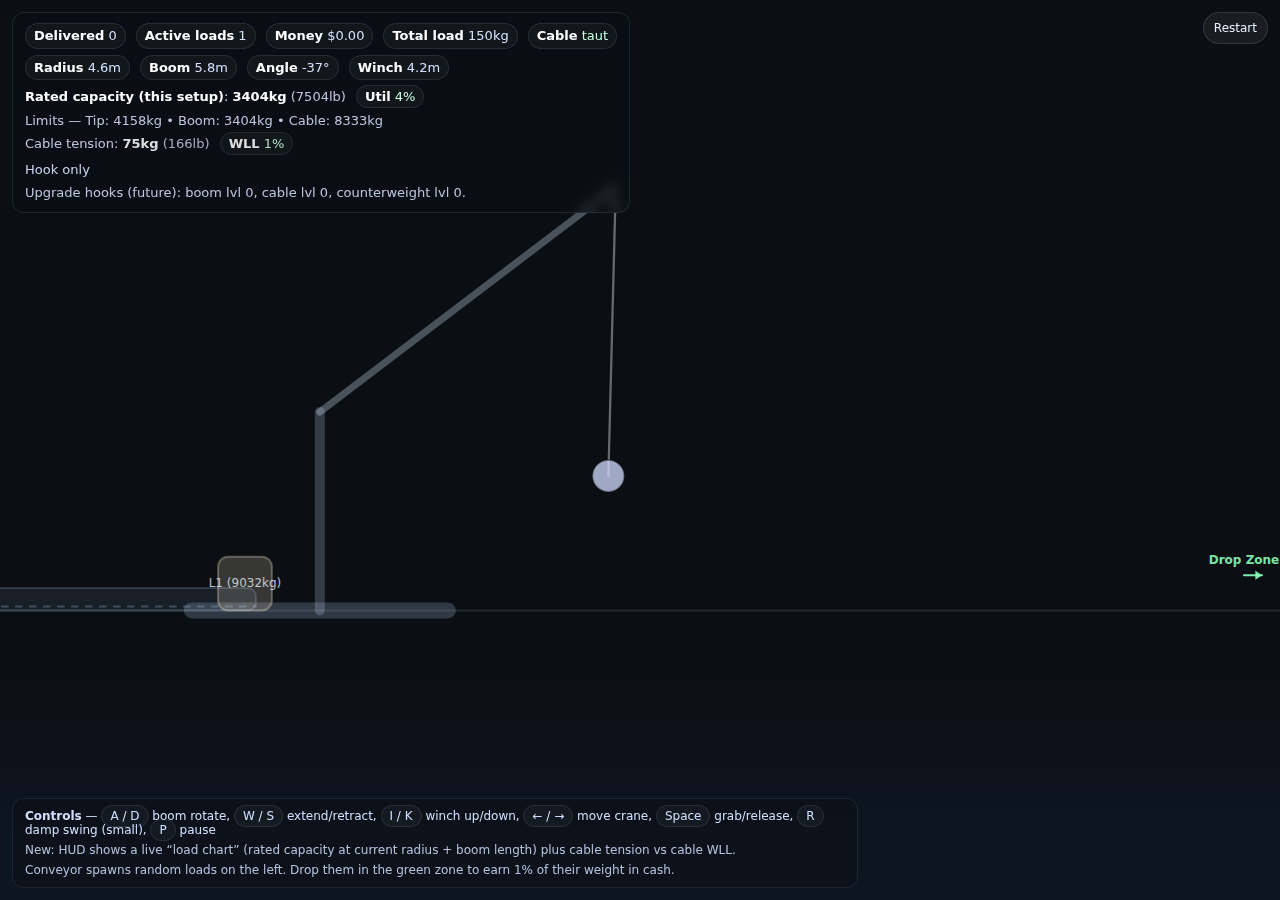
<file: crane.html>
<!doctype html>
<html lang="en">
<head>
  <meta charset="utf-8" />
  <meta name="viewport" content="width=device-width,initial-scale=1" />
  <title>Boom Crane Physics</title>
  <style>
    html, body { margin:0; height:100%; background:#0b0f14; overflow:hidden; font-family: system-ui, -apple-system, Segoe UI, Roboto, Arial, sans-serif; }
    canvas { display:block; width:100vw; height:100vh; }
    .hud {
      position: fixed; left: 12px; top: 12px; z-index: 10;
      color: #d7e2ff; font-size: 13px; line-height: 1.35;
      background: rgba(10, 14, 20, 0.55); border: 1px solid rgba(180,200,255,0.12);
      border-radius: 12px; padding: 10px 12px; backdrop-filter: blur(6px);
      max-width: min(620px, calc(100vw - 24px));
      user-select: none;
    }
    .hud b { color:#ffffff; }
    .row { display:flex; gap:10px; flex-wrap:wrap; }
    .pill {
      padding: 3px 8px; border-radius: 999px; border: 1px solid rgba(180,200,255,0.12);
      background: rgba(255,255,255,0.04);
    }
    .warn { color:#ffd0d0; }
    .ok { color:#c9ffdf; }
    .muted { opacity:.86; }
    .tip {
      position: fixed; left: 12px; bottom: 12px; z-index: 10;
      color: #cfe0ff; font-size: 12px;
      background: rgba(10, 14, 20, 0.45); border: 1px solid rgba(180,200,255,0.10);
      border-radius: 12px; padding: 10px 12px; backdrop-filter: blur(6px);
      user-select: none;
      max-width: min(820px, calc(100vw - 24px));
    }
    .btn {
      position: fixed; right: 12px; top: 12px; z-index: 10;
      color: #e9f0ff; font-size: 12px; cursor:pointer;
      background: rgba(255,255,255,0.06); border: 1px solid rgba(180,200,255,0.16);
      border-radius: 999px; padding: 8px 10px;
      user-select: none;
    }
  </style>
</head>
<body>
  <div class="hud" id="hud"></div>
  <div class="btn" id="restart">Restart</div>
  <div class="tip">
    <b>Controls</b> —
    <span class="pill">A / D</span> boom rotate,
    <span class="pill">W / S</span> extend/retract,
    <span class="pill">I / K</span> winch up/down,
    <span class="pill">← / →</span> move crane,
    <span class="pill">Space</span> grab/release,
    <span class="pill">R</span> damp swing (small),
    <span class="pill">P</span> pause
    <div style="opacity:.85;margin-top:6px">
      New: HUD shows a live “load chart” (rated capacity at current radius + boom length) plus cable tension vs cable WLL.
    </div>
    <div style="opacity:.85;margin-top:6px">
      Conveyor spawns random loads on the left. Drop them in the green zone to earn 1% of their weight in cash.
    </div>
  </div>

  <canvas id="c"></canvas>

<script>
(() => {
  // =========================
  // Boom Crane Physics Game (with "load chart" numbers)
  // =========================

  const canvas = document.getElementById('c');
  const ctx = canvas.getContext('2d', { alpha: false });

  function resize() {
    canvas.width = Math.floor(window.innerWidth * devicePixelRatio);
    canvas.height = Math.floor(window.innerHeight * devicePixelRatio);
  }
  window.addEventListener('resize', resize);
  resize();

  const clamp = (v, a, b) => Math.max(a, Math.min(b, v));
  const lerp = (a,b,t)=>a+(b-a)*t;

  // World-to-screen transform
  const view = {
    pxPerM: 64 * devicePixelRatio,
    camX: 0,
    camY: 0,
  };
  function w2s(x, y) {
    return {
      x: (x - view.camX) * view.pxPerM + canvas.width * 0.5,
      y: (y - view.camY) * view.pxPerM + canvas.height * 0.55,
    };
  }

  // ---------- Input ----------
  const keys = new Set();
  window.addEventListener('keydown', (e) => {
    if (["ArrowLeft","ArrowRight","ArrowUp","ArrowDown"," "].includes(e.key)) e.preventDefault();
    keys.add(e.key.toLowerCase());
    if (e.key.toLowerCase() === 'p') paused = !paused;
  });
  window.addEventListener('keyup', (e) => keys.delete(e.key.toLowerCase()));

  // ---------- Game State ----------
  const G = 9.81;
  const groundY = 3.8;
  const dtFixed = 1/120;
  let paused = false;

  // "Upgrade hooks" (future plans): these multipliers are where upgrades plug in.
  // You can later add a shop UI that increases these levels.
  const upgrades = {
    boomStrengthLevel: 0,   // increases boom structural WLL
    cableStrengthLevel: 0,  // increases cable WLL
    counterweightLevel: 0,  // increases tipping capacity
  };
  const upgradeMult = (lvl, step) => 1 + lvl * step;

  // Crane params (numbers are now in realistic-ish kg units for the chart)
  const crane = {
    x: -6.5,
    y: groundY,
    baseWidth: 4.0,        // m (support footprint width)
    mastH: 3.1,
    theta: -0.65,
    thetaVel: 0,
    L: 5.8,                // m
    LVel: 0,
    Lmin: 3.2,
    Lmax: 11.5,
    cable: 4.2,            // m
    cableVel: 0,
    cableMin: 0.9,
    cableMax: 12.0,
    slewRate: 1.25,        // rad/s
    telescopeRate: 3.0,    // m/s
    winchRate: 5.2,        // m/s
    driveRate: 4.5,        // m/s

    // Stability model:
    // counterweightKg is an "effective" counterweight mass used for tipping moment resistance.
    counterweightKg: 12000,   // kg (effective)
    tipAccum: 0,
    tipped: false,
    cableBroken: false,

    // Rope tuning
    ropeStiff: 7600,
    ropeDamp: 72,

    // Safety factors (rated capacity is derated vs the physical tip point)
    safetyTip: 1.25,       // typical chart derating vs theoretical tip
    safetyBoom: 1.15,      // structure factor
    safetyCable: 1.20,     // WLL factor

    // Base WLLs (before length-derating / upgrades)
    boomBaseWLLKgAtLmin: 9000,  // kg at Lmin, then derates with length
    cableWLLKg: 10000,          // kg WLL (working load limit)
  };

  // Hook + load point mass
  const load = {
    x: crane.x + 4,
    y: crane.y - crane.mastH + 5,
    vx: 0,
    vy: 0,
    r: 0.25,
    hookMassKg: 150,      // hook block + rigging
    massKg: 150,          // total mass (hook + carried)
    carryingId: null,
    tensionN: 0,
  };

  // Crates (now heavier)
  function makeCrate(id, x, y, massKg) {
    return {
      id, x, y, vx: 0, vy: 0,
      r: 0.42,
      massKg,
      picked: false,
      sleep: 0,
    };
  }
  let crates = [];
  let nextCrateId = 1;

  // Target truck bed zone
  const truck = {
    x: 14.5,
    y: groundY,
    bedW: 4.6,
    bedH: 0.55,
    bedTopY: groundY - 0.55,
    zoneX: 14.5,
    zoneW: 3.8,
  };

  const conveyor = {
    startX: -7.5,
    endX: -16.5,
    y: groundY,
    speed: -0.7,
    spawnMin: 2.2,
    spawnMax: 4.2,
    maxCrates: 7,
    boxW: 2.3,
    boxH: 0.9,
  };

  let deliveredCount = 0;
  let money = 0;
  let time = 0;
  let spawnTimer = 0;

  function reset() {
    crane.x = -6.5;
    crane.theta = -0.65;
    crane.thetaVel = 0;
    crane.L = 5.8;
    crane.LVel = 0;
    crane.cable = 4.2;
    crane.cableVel = 0;
    crane.tipAccum = 0;
    crane.tipped = false;
    crane.cableBroken = false;

    load.x = crane.x + 4;
    load.y = crane.y - crane.mastH + 5;
    load.vx = 0; load.vy = 0;
    load.carryingId = null;
    load.massKg = load.hookMassKg;
    load.tensionN = 0;

    crates = [];
    nextCrateId = 1;
    deliveredCount = 0;
    money = 0;
    time = 0;
    spawnTimer = 0.6;
  }
  reset();
  document.getElementById('restart').addEventListener('click', reset);

  // ---------- Geometry ----------
  function boomPivot() { return { x: crane.x, y: crane.y - crane.mastH }; }
  function boomTip() {
    const p = boomPivot();
    return { x: p.x + Math.cos(crane.theta) * crane.L, y: p.y + Math.sin(crane.theta) * crane.L };
  }
  function hookPos() {
    const t = boomTip();
    return { x: t.x, y: t.y + 0.25 };
  }

  // ---------- Rated capacities (the "load chart") ----------
  function radiusM() {
    // horizontal radius from crane centerline to hook
    return Math.max(0.35, Math.abs(hookPos().x - crane.x));
  }
  function tipCapacityKgAtRadius(r) {
    // Tip-limited capacity (derated)
    const cw = crane.counterweightKg * upgradeMult(upgrades.counterweightLevel, 0.18);
    const resistingNm = (cw * G) * (crane.baseWidth * 0.5);
    const theoreticalKg = resistingNm / (G * r);
    return theoreticalKg / crane.safetyTip;
  }
  function boomCapacityKgAtLength(L) {
    // Structural capacity that derates with boom length.
    // exponent controls how harsh the derating is.
    const expo = 1.40;
    const mult = upgradeMult(upgrades.boomStrengthLevel, 0.22);
    const base = crane.boomBaseWLLKgAtLmin * mult;
    const raw = base * Math.pow(crane.Lmin / Math.max(crane.Lmin, L), expo);
    return raw / crane.safetyBoom;
  }
  function cableCapacityKg() {
    const mult = upgradeMult(upgrades.cableStrengthLevel, 0.25);
    return (crane.cableWLLKg * mult) / crane.safetyCable;
  }
  function overallRatedKg() {
    const r = radiusM();
    const a = tipCapacityKgAtRadius(r);
    const b = boomCapacityKgAtLength(crane.L);
    const c = cableCapacityKg();
    return Math.max(0, Math.min(a, b, c));
  }

  function drawEdgeArrow(targetX, targetY, label, color) {
    const margin = 36 * devicePixelRatio;
    const sp = w2s(targetX, targetY);
    const clampedX = clamp(sp.x, margin, canvas.width - margin);
    const clampedY = clamp(sp.y, margin, canvas.height - margin);
    const offscreen = (sp.x !== clampedX) || (sp.y !== clampedY);

    if (!offscreen) return;

    const angle = Math.atan2(sp.y - clampedY, sp.x - clampedX);
    const arrowLen = 18 * devicePixelRatio;
    const tipX = clampedX + Math.cos(angle) * arrowLen;
    const tipY = clampedY + Math.sin(angle) * arrowLen;

    ctx.save();
    ctx.strokeStyle = color;
    ctx.fillStyle = color;
    ctx.lineWidth = 2 * devicePixelRatio;
    ctx.beginPath();
    ctx.moveTo(clampedX, clampedY);
    ctx.lineTo(tipX, tipY);
    ctx.stroke();

    ctx.beginPath();
    ctx.moveTo(tipX, tipY);
    ctx.lineTo(tipX - Math.cos(angle - 0.6) * 8 * devicePixelRatio, tipY - Math.sin(angle - 0.6) * 8 * devicePixelRatio);
    ctx.lineTo(tipX - Math.cos(angle + 0.6) * 8 * devicePixelRatio, tipY - Math.sin(angle + 0.6) * 8 * devicePixelRatio);
    ctx.closePath();
    ctx.fill();

    ctx.font = `600 ${12 * devicePixelRatio}px system-ui`;
    ctx.textAlign = 'center';
    ctx.textBaseline = 'middle';
    ctx.fillText(label, clampedX, clampedY - 14 * devicePixelRatio);
    ctx.restore();
  }

  function bestRatedKg() {
    const minRadius = 0.35;
    return Math.max(0, Math.min(
      tipCapacityKgAtRadius(minRadius),
      boomCapacityKgAtLength(crane.Lmin),
      cableCapacityKg()
    ));
  }

  function randomLoadKg() {
    const best = bestRatedKg();
    const minKg = Math.max(100, best * 0.1);
    const maxKg = Math.max(minKg, Math.min(10000, best * 3));
    return Math.round(lerp(minKg, maxKg, Math.random()));
  }

  function spawnCrate() {
    if (crates.length >= conveyor.maxCrates) return;
    const massKg = randomLoadKg();
    crates.push(makeCrate(`L${nextCrateId++}`, conveyor.startX, groundY - 0.42, massKg));
  }

  // ---------- Grabbing ----------
  function tryGrabOrRelease() {
    if (crane.tipped) return;

    if (load.carryingId) {
      const id = load.carryingId;
      const c = crates.find(k => k.id === id);
      if (c) {
        c.picked = false;
        c.x = load.x; c.y = load.y;
        c.vx = load.vx; c.vy = load.vy;
        c.sleep = 0;
      }
      load.carryingId = null;
      load.massKg = load.hookMassKg;
      return;
    }

    let best = null, bestD = 1e9;
    for (const c of crates) {
      if (c.picked) continue;
      const d = Math.hypot(c.x - load.x, c.y - load.y);
      if (d < 0.85 && d < bestD) { bestD = d; best = c; }
    }
    if (best) {
      best.picked = true;
      load.carryingId = best.id;
      load.massKg = load.hookMassKg + best.massKg;
      load.vx *= 0.85;
      load.vy *= 0.85;
    }
  }
  let spaceLatch = false;

  // ---------- Physics ----------
  function step(dt) {
    time += dt;

    view.camX = lerp(view.camX, crane.x + 5.0, 0.06);
    view.camY = lerp(view.camY, groundY - 1.8, 0.06);

    const left = keys.has('arrowleft');
    const right = keys.has('arrowright');
    const a = keys.has('a');
    const d = keys.has('d');
    const w = keys.has('w');
    const s = keys.has('s');
    const i = keys.has('i');
    const k = keys.has('k');
    const r = keys.has('r');

    if (keys.has(' ')) {
      if (!spaceLatch) tryGrabOrRelease();
      spaceLatch = true;
    } else spaceLatch = false;

    if (r) { load.vx *= 0.985; load.vy *= 0.985; }

    if (!crane.tipped) {
      // Drive base
      let drive = 0;
      if (left) drive -= 1;
      if (right) drive += 1;
      crane.x += drive * crane.driveRate * dt;

      // Rotate boom (slew)
      let rot = 0;
      if (a) rot -= 1;
      if (d) rot += 1;
      const util = clamp(load.massKg / Math.max(1, overallRatedKg()), 0, 2.5);
      const slewScale = clamp(1.0 - 0.55 * util, 0.25, 1.0);
      const targetThetaVel = rot * crane.slewRate * slewScale;
      crane.thetaVel = lerp(crane.thetaVel, targetThetaVel, 0.22);
      crane.theta += crane.thetaVel * dt;

      // Telescope
      let tel = 0;
      if (w) tel -= 1;
      if (s) tel += 1;
      const targetLVel = (-tel) * crane.telescopeRate;
      crane.LVel = lerp(crane.LVel, targetLVel, 0.18);
      crane.L = clamp(crane.L + crane.LVel * dt, crane.Lmin, crane.Lmax);

      // Winch
      if (!crane.cableBroken) {
        let win = 0;
        if (i) win -= 1;
        if (k) win += 1;
        const targetCV = win * crane.winchRate;
        crane.cableVel = lerp(crane.cableVel, targetCV, 0.18);
        crane.cable = clamp(crane.cable + crane.cableVel * dt, crane.cableMin, crane.cableMax);
      } else {
        crane.cableVel = 0;
      }
    }

    const h = hookPos();

    // Load dynamics
    const air = 0.12;
    load.vx *= (1 - air * dt);
    load.vy *= (1 - air * dt);
    load.vy += G * dt;
    load.tensionN = 0;

    // Cable constraint
    const dx = load.x - h.x;
    const dy = load.y - h.y;
    const dist = Math.hypot(dx, dy);
    const Lc = crane.cable;

    if (!crane.cableBroken && dist > 1e-6) {
      if (dist > Lc) {
        const nx = dx / dist;
        const ny = dy / dist;
        const stretch = dist - Lc;

        const relVel = load.vx * nx + load.vy * ny;
        const kSpring = crane.ropeStiff;
        const cDamp = crane.ropeDamp;

        // Tension estimate used for cable WLL display & snapping
        const tensionN = Math.max(0, (kSpring * stretch) + (cDamp * relVel));
        load.tensionN = tensionN;

        const mass = Math.max(40, load.massKg); // avoid absurd accel when light
        const aRope = (-tensionN) / mass;

        load.vx += (aRope * nx) * dt;
        load.vy += (aRope * ny) * dt;

        const corr = stretch * 0.55;
        load.x -= nx * corr;
        load.y -= ny * corr;

        const snatch = clamp(-crane.cableVel, 0, 6.0) * 0.010;
        load.vx += (-nx) * snatch;
        load.vy += (-ny) * snatch;

        // Cable snap check (if tension exceeds rated cable capacity)
        const cableRatedKg = cableCapacityKg();
        const tensionKgEq = load.tensionN / G;
        if (tensionKgEq > cableRatedKg * 1.06) {
          crane.cableBroken = true;
          load.tensionN = 0;
          // drop carried object (if any)
          if (load.carryingId) tryGrabOrRelease();
        }
      }
    }

    // Integrate
    load.x += load.vx * dt;
    load.y += load.vy * dt;

    // Collisions
    function collideCircleWithFloor(obj) {
      const floorY = groundY - obj.r;
      if (obj.y > floorY) {
        obj.y = floorY;
        if (obj.vy > 0) obj.vy *= -0.28;
        obj.vx *= 0.86;
      }
    }
    collideCircleWithFloor(load);

    spawnTimer -= dt;
    if (spawnTimer <= 0) {
      spawnCrate();
      spawnTimer = lerp(conveyor.spawnMin, conveyor.spawnMax, Math.random());
    }

    // Crates
    for (let idx = crates.length - 1; idx >= 0; idx--) {
      const c = crates[idx];

      if (c.picked && load.carryingId === c.id) {
        c.x = load.x;
        c.y = load.y;
        c.vx = load.vx;
        c.vy = load.vy;
        continue;
      }

      const drag = 0.08;
      c.vx *= (1 - drag * dt);
      c.vy *= (1 - drag * dt);
      c.vy += G * dt;

      const onBelt = c.x <= conveyor.startX + 0.2
        && c.x >= conveyor.endX - conveyor.boxW * 0.05
        && c.y >= groundY - c.r - 0.08;
      if (onBelt) {
        c.vx = conveyor.speed;
        c.vy = 0;
        c.y = groundY - c.r;
      }

      c.x += c.vx * dt;
      c.y += c.vy * dt;

      // truck bed
      const bedLeft = truck.x - truck.bedW/2;
      const bedRight = truck.x + truck.bedW/2;

      collideCircleWithFloor(c);

      const zoneLeft = truck.zoneX - truck.zoneW/2;
      const zoneRight = truck.zoneX + truck.zoneW/2;
      const inZone = c.x > zoneLeft && c.x < zoneRight;

      if (c.x > bedLeft - 0.2 && c.x < bedRight + 0.2) {
        const topY = (truck.bedTopY) - c.r;
        if (c.y > topY && c.y < groundY && c.vy > 0) {
          c.y = topY;
          if (inZone) {
            c.vy = 0;
            c.vx *= 0.6;
            c.sleep += dt * 1.5;
          } else {
            c.vy *= -0.22;
            c.vx *= 0.78;
          }
        }
      }

      const vmag = Math.hypot(c.vx, c.vy);
      if (vmag < 0.25 && Math.abs(c.y - (truck.bedTopY - c.r)) < 0.05) c.sleep += dt;
      else c.sleep = 0;

      if (inZone && c.y >= truck.bedTopY - c.r - 0.02) {
        c.y = truck.bedTopY - c.r;
        c.vy = 0;
        c.vx *= 0.7;
      }

      if (c.sleep > 0.8 && inZone) {
        deliveredCount += 1;
        money += c.massKg * 0.01;
        crates.splice(idx, 1);
        continue;
      }

      if (!c.picked && c.x <= conveyor.endX) {
        crates.splice(idx, 1);
      }
    }

    // Tipping model (uses actual load mass kg)
    const hx = hookPos().x;
    const reach = (hx - crane.x);
    const loadW = load.massKg * G;

    const cw = crane.counterweightKg * upgradeMult(upgrades.counterweightLevel, 0.18);
    const resisting = cw * G * (crane.baseWidth * 0.5);

    // Dynamic side load approximation (scaled down for kg realism)
    const dynamic = Math.abs(crane.thetaVel) * load.massKg * 0.95;

    const moment = Math.abs(loadW * reach) + dynamic;
    const tipRatio = moment / Math.max(1e-6, resisting);
    crane.tipRatio = tipRatio;

    if (!crane.tipped) {
      const over = tipRatio - 1.0;
      if (over > 0) crane.tipAccum += over * dt;
      else crane.tipAccum = Math.max(0, crane.tipAccum - 0.65 * dt);

      if (crane.tipAccum > 0.9) {
        crane.tipped = true;
        if (load.carryingId) tryGrabOrRelease();
        load.vx += (Math.random() - 0.5) * 2.4;
        load.vy += -2.2;
      }
    } else {
      crane.thetaVel *= 0.98;
      crane.LVel *= 0.98;
    }
  }

  // ---------- Rendering ----------
  function draw() {
    ctx.fillStyle = '#0b0f14';
    ctx.fillRect(0, 0, canvas.width, canvas.height);

    const yG = w2s(0, groundY).y;

    const grad = ctx.createLinearGradient(0, yG - 200*devicePixelRatio, 0, yG + 220*devicePixelRatio);
    grad.addColorStop(0, '#0b0f14');
    grad.addColorStop(0.6, '#0b0f14');
    grad.addColorStop(1, '#0d151f');
    ctx.fillStyle = grad;
    ctx.fillRect(0, 0, canvas.width, canvas.height);

    ctx.strokeStyle = 'rgba(180,220,255,0.12)';
    ctx.lineWidth = 2 * devicePixelRatio;
    ctx.beginPath();
    ctx.moveTo(0, yG);
    ctx.lineTo(canvas.width, yG);
    ctx.stroke();

    // Conveyor
    {
      const beltH = 0.35;
      const beltLeft = conveyor.endX;
      const beltRight = conveyor.startX;
      const p1 = w2s(beltLeft, conveyor.y - beltH);
      const p2 = w2s(beltRight, conveyor.y);

      ctx.fillStyle = 'rgba(150,180,220,0.10)';
      ctx.strokeStyle = 'rgba(150,180,220,0.22)';
      ctx.lineWidth = 2 * devicePixelRatio;
      ctx.beginPath();
      ctx.roundRect(p1.x, p1.y, p2.x - p1.x, p2.y - p1.y, 8*devicePixelRatio);
      ctx.fill();
      ctx.stroke();

      ctx.strokeStyle = 'rgba(180,220,255,0.25)';
      ctx.setLineDash([6*devicePixelRatio, 8*devicePixelRatio]);
      ctx.beginPath();
      ctx.moveTo(p1.x, p2.y - 4*devicePixelRatio);
      ctx.lineTo(p2.x, p2.y - 4*devicePixelRatio);
      ctx.stroke();
      ctx.setLineDash([]);

      const boxLeft = conveyor.endX - conveyor.boxW;
      const boxRight = conveyor.endX;
      const boxTop = conveyor.y - conveyor.boxH;
      const b1 = w2s(boxLeft, boxTop);
      const b2 = w2s(boxRight, conveyor.y);
      ctx.fillStyle = 'rgba(80,120,160,0.22)';
      ctx.strokeStyle = 'rgba(150,200,255,0.24)';
      ctx.beginPath();
      ctx.roundRect(b1.x, b1.y, b2.x - b1.x, b2.y - b1.y, 8*devicePixelRatio);
      ctx.fill();
      ctx.stroke();

      ctx.fillStyle = 'rgba(210,230,255,0.55)';
      ctx.font = `${11*devicePixelRatio}px system-ui`;
      ctx.textAlign = 'center';
      ctx.textBaseline = 'middle';
      ctx.fillText('Scrap', (b1.x + b2.x)/2, b1.y + (b2.y - b1.y)/2);

      ctx.fillStyle = 'rgba(200,220,255,0.85)';
      ctx.font = `${12*devicePixelRatio}px system-ui`;
      ctx.textAlign = 'left';
      ctx.textBaseline = 'bottom';
      ctx.fillText('Conveyor', p1.x + 6*devicePixelRatio, p1.y - 6*devicePixelRatio);
    }

    // Truck
    {
      const bedLeft = truck.x - truck.bedW/2;
      const bedRight = truck.x + truck.bedW/2;
      const p1 = w2s(bedLeft, truck.bedTopY);
      const p2 = w2s(bedRight, truck.y);

      ctx.fillStyle = 'rgba(210,230,255,0.10)';
      ctx.strokeStyle = 'rgba(210,230,255,0.20)';
      ctx.lineWidth = 2 * devicePixelRatio;
      ctx.beginPath();
      ctx.roundRect(p1.x, p1.y, p2.x - p1.x, p2.y - p1.y, 12*devicePixelRatio);
      ctx.fill();
      ctx.stroke();

      const zl = truck.zoneX - truck.zoneW/2;
      const zr = truck.zoneX + truck.zoneW/2;
      const z1 = w2s(zl, truck.bedTopY);
      const z2 = w2s(zr, truck.y);
      ctx.strokeStyle = 'rgba(140,255,190,0.35)';
      ctx.setLineDash([10*devicePixelRatio, 8*devicePixelRatio]);
      ctx.beginPath();
      ctx.roundRect(z1.x, z1.y + 3*devicePixelRatio, z2.x - z1.x, z2.y - z1.y - 3*devicePixelRatio, 10*devicePixelRatio);
      ctx.stroke();
      ctx.setLineDash([]);

      ctx.fillStyle = 'rgba(170,255,210,0.85)';
      ctx.font = `${12*devicePixelRatio}px system-ui`;
      ctx.textAlign = 'center';
      ctx.textBaseline = 'bottom';
      ctx.fillText('Drop Zone', (z1.x + z2.x)/2, z1.y - 6*devicePixelRatio);
    }

    drawEdgeArrow(truck.zoneX, truck.bedTopY, 'Drop Zone', 'rgba(140,255,190,0.9)');
    drawEdgeArrow(conveyor.startX - 1.2, conveyor.y - 0.4, 'Incoming Loads', 'rgba(180,220,255,0.9)');

    // Crane
    const pivot = boomPivot();
    const tip = boomTip();
    const hook = hookPos();

    const sp = w2s(pivot.x, pivot.y);
    const st = w2s(tip.x, tip.y);

    // Mast
    {
      const mastBase = w2s(crane.x, crane.y);
      const mastTop = w2s(crane.x, crane.y - crane.mastH);
      ctx.strokeStyle = 'rgba(200,220,255,0.22)';
      ctx.lineWidth = 10 * devicePixelRatio;
      ctx.lineCap = 'round';
      ctx.beginPath();
      ctx.moveTo(mastBase.x, mastBase.y);
      ctx.lineTo(mastTop.x, mastTop.y);
      ctx.stroke();
    }

    // Base
    {
      const bw = crane.baseWidth;
      const left = w2s(crane.x - bw/2, crane.y);
      const right = w2s(crane.x + bw/2, crane.y);
      ctx.strokeStyle = 'rgba(200,220,255,0.20)';
      ctx.lineWidth = 16 * devicePixelRatio;
      ctx.lineCap = 'round';
      ctx.beginPath();
      ctx.moveTo(left.x, left.y);
      ctx.lineTo(right.x, right.y);
      ctx.stroke();
    }

    // Boom
    {
      const boomColor = crane.tipped ? 'rgba(255,170,170,0.35)' : 'rgba(220,235,255,0.30)';
      ctx.strokeStyle = boomColor;
      ctx.lineWidth = 7 * devicePixelRatio;
      ctx.lineCap = 'round';
      ctx.beginPath();
      ctx.moveTo(sp.x, sp.y);
      ctx.lineTo(st.x, st.y);
      ctx.stroke();
    }

    // Cable
    {
      const hp = w2s(hook.x, hook.y);
      const lp = w2s(load.x, load.y);
      const dist = Math.hypot(load.x - hook.x, load.y - hook.y);
      const taut = (!crane.cableBroken) && dist > crane.cable * 0.995;

      ctx.strokeStyle = crane.cableBroken ? 'rgba(255,120,120,0.55)'
        : (taut ? 'rgba(255,255,255,0.38)' : 'rgba(255,255,255,0.16)');
      ctx.lineWidth = (taut ? 2.3 : 1.6) * devicePixelRatio;
      ctx.beginPath();
      ctx.moveTo(hp.x, hp.y);
      ctx.lineTo(lp.x, lp.y);
      ctx.stroke();

      ctx.fillStyle = 'rgba(255,255,255,0.55)';
      ctx.beginPath();
      ctx.arc(hp.x, hp.y, 3.2*devicePixelRatio, 0, Math.PI*2);
      ctx.fill();
    }

    // Load
    {
      const lp = w2s(load.x, load.y);
      ctx.fillStyle = load.carryingId ? 'rgba(255,230,180,0.85)' : 'rgba(210,220,255,0.75)';
      ctx.strokeStyle = 'rgba(0,0,0,0.35)';
      ctx.lineWidth = 2 * devicePixelRatio;
      ctx.beginPath();
      ctx.arc(lp.x, lp.y, load.r * view.pxPerM, 0, Math.PI*2);
      ctx.fill();
      ctx.stroke();
    }

    // Crates
    for (const c of crates) {
      if (c.picked) continue;
      const p = w2s(c.x, c.y);
      const r = c.r * view.pxPerM;
      ctx.fillStyle = 'rgba(255,240,210,0.18)';
      ctx.strokeStyle = 'rgba(255,240,210,0.30)';
      ctx.lineWidth = 2 * devicePixelRatio;
      ctx.beginPath();
      ctx.roundRect(p.x - r, p.y - r, 2*r, 2*r, 10*devicePixelRatio);
      ctx.fill();
      ctx.stroke();

      ctx.fillStyle = 'rgba(240,248,255,0.75)';
      ctx.font = `${12*devicePixelRatio}px system-ui`;
      ctx.textAlign = 'center';
      ctx.textBaseline = 'middle';
      ctx.fillText(`${c.id} (${Math.round(c.massKg)}kg)`, p.x, p.y);
    }

    // Delivered markers
    {
      const zoneLeft = truck.zoneX - truck.zoneW/2;
      const zoneRight = truck.zoneX + truck.zoneW/2;
      const topY = truck.bedTopY - 0.25;
      const markers = Math.min(10, deliveredCount);
      for (let i=0; i<markers; i++) {
        const x = lerp(zoneLeft+0.4, zoneRight-0.4, (i+0.5)/Math.max(1, markers));
        const p = w2s(x, topY);
        ctx.fillStyle = 'rgba(140,255,190,0.55)';
        ctx.beginPath();
        ctx.arc(p.x, p.y, 5*devicePixelRatio, 0, Math.PI*2);
        ctx.fill();
      }
    }

    if (crane.tipRatio > 0.85 && !crane.tipped) {
      const a = clamp((crane.tipRatio - 0.85) / 0.35, 0, 1);
      ctx.fillStyle = `rgba(255,120,120,${0.10*a})`;
      ctx.fillRect(0, 0, canvas.width, canvas.height);
    }

    if (crane.tipped) {
      ctx.fillStyle = 'rgba(255,190,190,0.12)';
      ctx.fillRect(0, 0, canvas.width, canvas.height);
      ctx.fillStyle = 'rgba(255,220,220,0.92)';
      ctx.font = `700 ${28*devicePixelRatio}px system-ui`;
      ctx.textAlign = 'center';
      ctx.textBaseline = 'middle';
      ctx.fillText('TIPPED', canvas.width*0.5, canvas.height*0.18);
      ctx.font = `500 ${14*devicePixelRatio}px system-ui`;
      ctx.fillStyle = 'rgba(240,245,255,0.85)';
      ctx.fillText('Restart and keep the load closer / winch up before slewing.', canvas.width*0.5, canvas.height*0.18 + 26*devicePixelRatio);
    }

    if (crane.cableBroken && !crane.tipped) {
      ctx.fillStyle = 'rgba(255,120,120,0.10)';
      ctx.fillRect(0, 0, canvas.width, canvas.height);
      ctx.fillStyle = 'rgba(255,220,220,0.92)';
      ctx.font = `700 ${22*devicePixelRatio}px system-ui`;
      ctx.textAlign = 'center';
      ctx.textBaseline = 'middle';
      ctx.fillText('CABLE SNAPPED', canvas.width*0.5, canvas.height*0.15);
    }
  }

  // ---------- HUD ----------
  const hud = document.getElementById('hud');

  const kgToLb = (kg) => kg * 2.2046226218;
  const moneyFmt = new Intl.NumberFormat('en-US', {
    style: 'currency',
    currency: 'USD',
    minimumFractionDigits: 2,
  });

  function updateHUD() {
    const dist = Math.hypot(load.x - hookPos().x, load.y - hookPos().y);
    const taut = (!crane.cableBroken) && dist > crane.cable * 0.995;

    const r = radiusM();
    const tipKg = tipCapacityKgAtRadius(r);
    const boomKg = boomCapacityKgAtLength(crane.L);
    const cableKg = cableCapacityKg();
    const ratedKg = Math.max(0, Math.min(tipKg, boomKg, cableKg));

    const util = ratedKg > 0 ? (load.massKg / ratedKg) : 9;
    const utilPct = Math.round(util * 100);
    const utilClass = util > 1.0 ? 'warn' : (util > 0.85 ? 'warn' : 'ok');

    const tensionKg = load.tensionN / G;
    const tensionPct = cableKg > 0 ? Math.round((tensionKg / cableKg) * 100) : 0;
    const tensionClass = tensionPct > 100 ? 'warn' : (tensionPct > 85 ? 'warn' : 'ok');

    const carry = load.carryingId ? `Carrying <b>${load.carryingId}</b>` : 'Hook only';

    hud.innerHTML = `
      <div class="row" style="margin-bottom:6px">
        <span class="pill"><b>Delivered</b> ${deliveredCount}</span>
        <span class="pill"><b>Active loads</b> ${crates.length}</span>
        <span class="pill"><b>Money</b> ${moneyFmt.format(money)}</span>
        <span class="pill"><b>Total load</b> ${Math.round(load.massKg)}kg</span>
        <span class="pill"><b>Cable</b> ${crane.cableBroken ? '<span class="warn">broken</span>' : (taut ? '<span class="ok">taut</span>' : 'slack')}</span>
      </div>

      <div class="row">
        <span class="pill"><b>Radius</b> ${r.toFixed(1)}m</span>
        <span class="pill"><b>Boom</b> ${crane.L.toFixed(1)}m</span>
        <span class="pill"><b>Angle</b> ${(crane.theta * 57.2958).toFixed(0)}°</span>
        <span class="pill"><b>Winch</b> ${crane.cable.toFixed(1)}m</span>
      </div>

      <div style="margin-top:8px">
        <b>Rated capacity (this setup)</b>:
        <span class="${utilClass}"><b>${Math.round(ratedKg)}kg</b></span>
        <span class="muted">(${Math.round(kgToLb(ratedKg))}lb)</span>
        <span class="pill" style="margin-left:6px"><b>Util</b> <span class="${utilClass}">${utilPct}%</span></span>
      </div>

      <div class="muted" style="margin-top:6px">
        Limits — Tip: ${Math.round(tipKg)}kg • Boom: ${Math.round(boomKg)}kg • Cable: ${Math.round(cableKg)}kg
      </div>

      <div class="muted" style="margin-top:6px">
        Cable tension: <span class="${tensionClass}"><b>${Math.round(tensionKg)}kg</b></span>
        <span class="muted">(${Math.round(kgToLb(tensionKg))}lb)</span>
        <span class="pill" style="margin-left:6px"><b>WLL</b> <span class="${tensionClass}">${tensionPct}%</span></span>
      </div>

      <div style="margin-top:8px; opacity:.92">
        ${carry}
        ${crane.tipped ? ` — <span class="warn"><b>Crane is down.</b></span>` : ''}
        ${crane.cableBroken && !crane.tipped ? ` — <span class="warn"><b>Winch disabled.</b></span>` : ''}
      </div>

      <div class="muted" style="margin-top:6px">
        Upgrade hooks (future): boom lvl ${upgrades.boomStrengthLevel}, cable lvl ${upgrades.cableStrengthLevel}, counterweight lvl ${upgrades.counterweightLevel}.
      </div>
    `;
  }

  // ---------- Main Loop ----------
  let acc = 0;
  let last = performance.now();

  function frame(now) {
    requestAnimationFrame(frame);
    const dt = Math.min(0.05, (now - last) / 1000);
    last = now;

    if (!paused) {
      acc += dt;
      while (acc >= dtFixed) {
        step(dtFixed);
        acc -= dtFixed;
      }
    }

    updateHUD();
    draw();
  }
  requestAnimationFrame(frame);

  // ---------- roundRect compat ----------
  if (!CanvasRenderingContext2D.prototype.roundRect) {
    CanvasRenderingContext2D.prototype.roundRect = function (x, y, w, h, r) {
      r = Math.min(r, w/2, h/2);
      this.beginPath();
      this.moveTo(x+r, y);
      this.arcTo(x+w, y, x+w, y+h, r);
      this.arcTo(x+w, y+h, x, y+h, r);
      this.arcTo(x, y+h, x, y, r);
      this.arcTo(x, y, x+w, y, r);
      this.closePath();
      return this;
    };
  }
})();
</script>
</body>
</html>
</file>
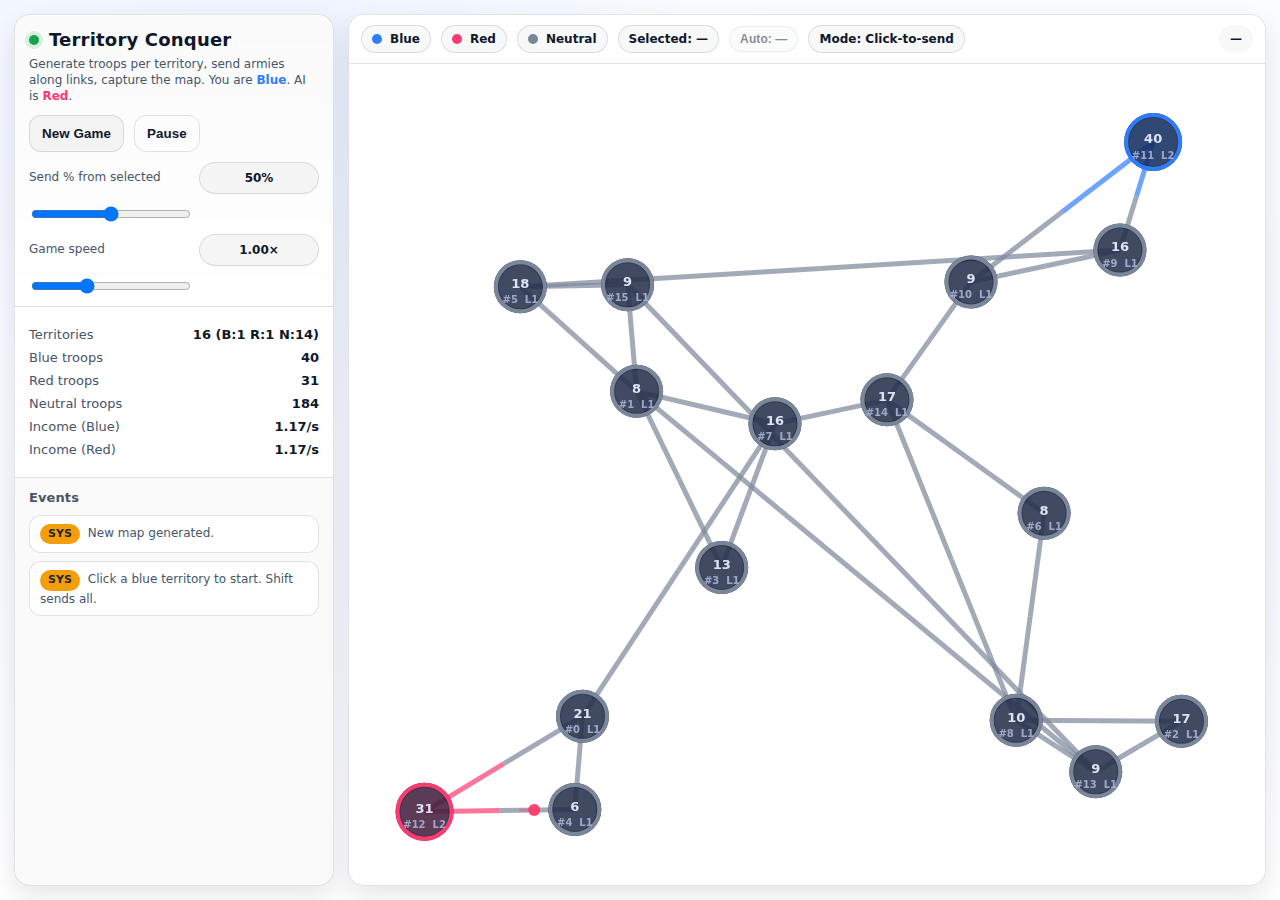
<file: territory.html>
<!doctype html>
<html lang="en">
<head>
  <meta charset="utf-8" />
  <meta name="viewport" content="width=device-width,initial-scale=1" />
  <title>Territory Conquer</title>
  <style>
  :root{
    --bg:#f6f8ff;
    --panel:#ffffff;
    --panel2:#f2f5ff;
    --text:#0f172a;
    --muted:#475569;
    --line:rgba(15,23,42,.12);
    --p1:#2f7dff;
    --p2:#ff3a6e;
    --neu:#7a8699;
    --good:#16a34a;
    --warn:#f59e0b;
    --bad:#ef4444;
    --shadow: 0 10px 24px rgba(15,23,42,.10);
  }

  *{ box-sizing:border-box; }
  html,body{
    height:100%;
    margin:0;
    font-family: system-ui,-apple-system,Segoe UI,Roboto,Inter,Arial,sans-serif;
    color:var(--text);
    background:
      radial-gradient(900px 600px at 20% 10%, rgba(47,125,255,.08) 0%, rgba(47,125,255,0) 60%),
      linear-gradient(180deg, #fbfcff 0%, var(--bg) 60%, #ffffff 100%);
  }

  .wrap{
    display:grid;
    grid-template-columns: 320px 1fr;
    gap:14px;
    padding:14px;
    height:100%;
  }

  .panel{
    background: var(--panel);
    border:1px solid var(--line);
    border-radius:16px;
    box-shadow: var(--shadow);
    overflow:hidden;
  }

  .left{
    display:flex;
    flex-direction:column;
    min-width:280px;
  }

  .hdr{
    padding:14px 14px 10px;
    background: linear-gradient(180deg, rgba(15,23,42,.02), rgba(15,23,42,0));
    border-bottom:1px solid var(--line);
  }

  .title{
    font-weight:800;
    letter-spacing:.2px;
    margin:0 0 6px 0;
    font-size:18px;
    display:flex;
    align-items:center;
    gap:10px;
  }

  .dot{
    width:10px;height:10px;border-radius:999px;
    background:var(--good);
    box-shadow:0 0 0 4px rgba(22,163,74,.14);
  }

  .sub{
    color:var(--muted);
    font-size:12px;
    line-height:1.35;
  }

  .section{
    padding:12px 14px;
    border-bottom:1px solid var(--line);
  }

  .row{
    display:flex;
    align-items:center;
    justify-content:space-between;
    gap:10px;
    margin:8px 0;
    font-size:13px;
    color:var(--muted);
  }
  .row b{ color:var(--text); font-weight:700; }

  .btnrow{
    display:flex;
    gap:10px;
    margin-top:10px;
  }

  button{
    border:1px solid var(--line);
    background: rgba(15,23,42,.04);
    color:var(--text);
    padding:10px 12px;
    border-radius:12px;
    cursor:pointer;
    font-weight:700;
    letter-spacing:.1px;
    transition: transform .06s ease, background .12s ease, box-shadow .12s ease;
    user-select:none;
  }
  button:hover{
    background: rgba(15,23,42,.06);
    box-shadow: 0 6px 14px rgba(15,23,42,.08);
  }
  button:active{ transform: translateY(1px); }
  button.secondary{
    background: transparent;
  }
  button.secondary:hover{
    background: rgba(15,23,42,.04);
    box-shadow:none;
  }

  .mini{
    font-size:12px;
    color:var(--muted);
    line-height:1.4;
  }

  .control{
    display:grid;
    grid-template-columns: 1fr 120px;
    gap:10px;
    align-items:center;
    margin:10px 0 0;
  }

  input[type="range"]{ width:100%; }

  .pill{
    background: rgba(15,23,42,.04);
    border:1px solid var(--line);
    border-radius:999px;
    padding:8px 10px;
    text-align:center;
    font-weight:800;
    font-size:12px;
    color:var(--text);
    user-select:none;
  }

  .log{
    flex:1;
    overflow:auto;
    padding:12px 14px;
    background: rgba(15,23,42,.02);
  }
  .log h3{
    margin:0 0 10px 0;
    font-size:13px;
    color:var(--muted);
    letter-spacing:.1px;
  }

  .evt{
    font-size:12px;
    color:var(--muted);
    padding:8px 10px;
    border:1px solid var(--line);
    border-radius:12px;
    margin:8px 0;
    background: #ffffff;
    line-height:1.35;
  }

  .evt .tag{
    display:inline-block;
    font-weight:900;
    font-size:11px;
    padding:3px 8px;
    border-radius:999px;
    margin-right:8px;
    color:#ffffff;
  }
  .tag.p1{ background: var(--p1); }
  .tag.p2{ background: var(--p2); }
  .tag.sys{ background: var(--warn); color:#1f2937; }

  .game{
    position:relative;
    display:flex;
    flex-direction:column;
    overflow:hidden;
    background: var(--panel);
  }

  .topbar{
    display:flex;
    align-items:center;
    justify-content:space-between;
    gap:10px;
    padding:10px 12px;
    border-bottom:1px solid var(--line);
    background: rgba(255,255,255,.85);
  }

  .topbar .status{
    display:flex;
    align-items:center;
    gap:10px;
    flex-wrap:wrap;
    font-size:13px;
    color:var(--muted);
  }

  .badge{
    border:1px solid var(--line);
    background: rgba(15,23,42,.03);
    padding:6px 10px;
    border-radius:999px;
    font-weight:800;
    color:var(--text);
    font-size:12px;
  }

  .badge .sw{
    display:inline-block;
    width:10px;height:10px;
    border-radius:999px;
    margin-right:8px;
    vertical-align:-1px;
  }
  .sw.p1{ background:var(--p1); }
  .sw.p2{ background:var(--p2); }
  .sw.neu{ background:var(--neu); }

  canvas{ width:100%; height:100%; display:block; }

  .hint{
    position:absolute;
    left:12px; bottom:12px;
    padding:10px 12px;
    border-radius:14px;
    border:1px solid var(--line);
    background: rgba(255,255,255,.85);
    color:var(--muted);
    font-size:12px;
    line-height:1.35;
    max-width:min(520px, 80%);
    box-shadow: var(--shadow);
    user-select:none;
    pointer-events:none;
    backdrop-filter: blur(8px);
  }
  .hint b{ color:var(--text); }

  /* Send or defend troops button */
  .chipbtn{
    border:1px solid var(--line);
    background: rgba(15,23,42,.03);
    color: var(--text);
    padding:6px 10px;
    border-radius:999px;
    font-weight:800;
    font-size:12px;
    cursor:pointer;
    line-height:1;
  }
  .chipbtn:hover{ background: rgba(15,23,42,.06); }
  .chipbtn:active{ transform: translateY(1px); }
  .chipbtn:disabled{
    opacity:.5;
    cursor:not-allowed;
  }

  @media (max-width: 980px){
    .wrap{ grid-template-columns: 1fr; }
    .left{ order:2; }
    .game{ order:1; min-height: 60vh; }
  }
</style>

</head>

<body>
  <div class="wrap">
    <div class="panel left">
      <div class="hdr">
        <div class="title"><span class="dot"></span>Territory Conquer</div>
        <div class="sub">
          Generate troops per territory, send armies along links, capture the map.
          You are <b style="color:var(--p1)">Blue</b>. AI is <b style="color:var(--p2)">Red</b>.
        </div>

        <div class="btnrow">
          <button id="btnNew">New Game</button>
          <button id="btnPause" class="secondary">Pause</button>
        </div>

        <div class="control">
          <div class="mini">Send % from selected</div>
          <div class="pill" id="sendPctPill">50%</div>
          <input id="sendPct" type="range" min="10" max="90" value="50" />
        </div>

        <div class="control">
          <div class="mini">Game speed</div>
          <div class="pill" id="speedPill">1.0×</div>
          <input id="speed" type="range" min="50" max="200" value="100" />
        </div>
      </div>

      <div class="section">
        <div class="row"><span>Territories</span><b id="statTerr">—</b></div>
        <div class="row"><span>Blue troops</span><b id="statP1">—</b></div>
        <div class="row"><span>Red troops</span><b id="statP2">—</b></div>
        <div class="row"><span>Neutral troops</span><b id="statNeu">—</b></div>
        <div class="row"><span>Income (Blue)</span><b id="statInc1">—</b></div>
        <div class="row"><span>Income (Red)</span><b id="statInc2">—</b></div>
      </div>

      <div class="log" id="log">
        <h3>Events</h3>
      </div>
    </div>

    <div class="panel game">
      <div class="topbar">
        <div class="status">
          <span class="badge"><span class="sw p1"></span>Blue</span>
          <span class="badge"><span class="sw p2"></span>Red</span>
          <span class="badge"><span class="sw neu"></span>Neutral</span>
          <span class="badge" id="badgeSel">Selected: —</span>
          <button id="btnAuto" class="chipbtn" title="Toggle selected node auto mode">Auto: —</button>
          <span class="badge" id="badgeMode">Mode: Click-to-send</span>
        </div>
        <div class="status">
          <span class="badge" id="badgeWin">—</span>
        </div>
      </div>

      <canvas id="c"></canvas>
      
    </div>
  </div>

  <script>
    // Territory Conquer - single-file game
    // Core ideas:
    // - Graph of territories with links
    // - Each territory generates troops over time (owner-based; neutral slower)
    // - Player can send troops along links; travel time depends on distance
    // - Combat on arrival; capture if attackers exceed defenders
    // - Territories "level up" based on held time to increase generation
    // - AI periodically evaluates attacks and defenses

    (() => {
      /** @type {HTMLCanvasElement} */
      const canvas = document.getElementById('c');
      const ctx = canvas.getContext('2d');

      const ui = {
        btnNew: document.getElementById('btnNew'),
        btnPause: document.getElementById('btnPause'),
        sendPct: document.getElementById('sendPct'),
        sendPctPill: document.getElementById('sendPctPill'),
        speed: document.getElementById('speed'),
        speedPill: document.getElementById('speedPill'),
        statTerr: document.getElementById('statTerr'),
        statP1: document.getElementById('statP1'),
        statP2: document.getElementById('statP2'),
        statNeu: document.getElementById('statNeu'),
        statInc1: document.getElementById('statInc1'),
        statInc2: document.getElementById('statInc2'),
        badgeSel: document.getElementById('badgeSel'),
        badgeMode: document.getElementById('badgeMode'),
        badgeWin: document.getElementById('badgeWin'),
        log: document.getElementById('log'),
        btnAuto: document.getElementById('btnAuto'),
      };

      // --------- RNG (deterministic-ish if you want, currently seeded by time)
      function mulberry32(a){
        return function(){
          let t = a += 0x6D2B79F5;
          t = Math.imul(t ^ (t >>> 15), t | 1);
          t ^= t + Math.imul(t ^ (t >>> 7), t | 61);
          return ((t ^ (t >>> 14)) >>> 0) / 4294967296;
        };
      }
      let rand = mulberry32((Date.now() ^ (Math.random()*1e9)) >>> 0);

      // --------- Game constants
      const OWNER = { NEU: 0, P1: 1, P2: 2 };
      const COLORS = {
        bg1: '#0b1020',
        p1: getComputedStyle(document.documentElement).getPropertyValue('--p1').trim() || '#4aa3ff',
        p2: getComputedStyle(document.documentElement).getPropertyValue('--p2').trim() || '#ff4a6b',
        neu: getComputedStyle(document.documentElement).getPropertyValue('--neu').trim() || '#9aa6c7',
        line: 'rgba(255,255,255,.12)',
        text: 'rgba(231,236,255,.95)',
        muted: 'rgba(169,179,214,.9)',
      };

      // Generation & combat
      const GEN = {
        basePlayer: 0.95,      // troops/sec at level 1
        baseNeutral: 0.35,     // troops/sec
        levelBonus: 0.22,      // + per level
        maxLevel: 7,
        levelUpEvery: 18.0,    // seconds held -> next level
      };

      const COMBAT = {
        defenderAdvantage: 1.10, // small edge for defenders
        captureFloor: 1.0,       // min troops remain when captured
      };

      const MOVE = {
        speed: 140,             // px/sec
        minSend: 1,
      };

      const AI = {
        thinkEvery: 0.8,        // seconds
        aggressiveness: 0.72,    // higher -> more attacks
        reserveFrac: 0.35,       // keep fraction at source
        safeMargin: 1.2,        // attack only if (attackers > defenders * margin)
        opportunism: 0.35,       // chance to snipe weak neighbor
      };

      // --------- Game state
      let W = 0, H = 0, DPR = 1;
      let paused = false;
      let timeScale = 1.0;

      /** @type {{id:number,x:number,y:number,owner:number,troops:number,level:number,heldTime:number,links:number[]}[]} */
      let nodes = [];
      /** @type {{from:number,to:number,owner:number,amount:number,progress:number,dist:number,fx:number,fy:number,tx:number,ty:number}[]} */
      let marches = [];

      let selected = -1;
      let dragging = false;
      let dragPos = {x:0,y:0};
      let lastT = performance.now();

      function clamp(v,a,b){ return Math.max(a, Math.min(b, v)); }
      function lerp(a,b,t){ return a + (b-a)*t; }
      function dist(ax,ay,bx,by){ const dx=ax-bx, dy=ay-by; return Math.hypot(dx,dy); }

      function fmt(n){
        if (n >= 1e9) return (n/1e9).toFixed(2)+'B';
        if (n >= 1e6) return (n/1e6).toFixed(2)+'M';
        if (n >= 1e3) return (n/1e3).toFixed(2)+'K';
        return Math.floor(n).toString();
      }

      function ownerName(o){
        if (o === OWNER.P1) return 'Blue';
        if (o === OWNER.P2) return 'Red';
        return 'Neutral';
      }

      function ownerColor(o){
        if (o === OWNER.P1) return COLORS.p1;
        if (o === OWNER.P2) return COLORS.p2;
        return COLORS.neu;
      }

      function logEvent(tag, text){
        const div = document.createElement('div');
        div.className = 'evt';
        const span = document.createElement('span');
        span.className = 'tag ' + (tag === OWNER.P1 ? 'p1' : tag === OWNER.P2 ? 'p2' : 'sys');
        span.textContent = tag === OWNER.P1 ? 'BLUE' : tag === OWNER.P2 ? 'RED' : 'SYS';
        div.appendChild(span);
        div.appendChild(document.createTextNode(text));
        ui.log.appendChild(div);
        // Keep last ~30
        const evts = ui.log.querySelectorAll('.evt');
        if (evts.length > 30) evts[0].remove();
        ui.log.scrollTop = ui.log.scrollHeight;
      }

      // --------- Map generation
      function newGame(){
        marches = [];
        selected = -1;
        dragging = false;

        const n = 16; // territories
        nodes = [];

        // Place nodes with Poisson-ish rejection to avoid overlaps
        const pad = 70;
        const minSep = 88;
        for (let i=0; i<n; i++){
          let tries = 0;
          while(true){
            tries++;
            const x = pad + rand()*(W - pad*2);
            const y = pad + rand()*(H - pad*2);
            let ok = true;
            for (const p of nodes){
              if (dist(x,y,p.x,p.y) < minSep) { ok=false; break; }
            }
            if (ok || tries > 600){
              nodes.push({
                id:i, x, y,
                owner: OWNER.NEU,
                troops: 8 + rand()*18,
                level: 1,
                heldTime: 0,
                auto: 'defend',   // 'defend' | 'send'
                autoCd: 0,
                rally: -1, // node to send to
                links: []
              });
              break;
            }
          }
        }

        // Connect with k-nearest + enforce connectivity
        const K = 2;
        for (let i=0;i<n;i++){
          const a = nodes[i];
          const dists = [];
          for (let j=0;j<n;j++){
            if (i===j) continue;
            const b = nodes[j];
            dists.push([j, dist(a.x,a.y,b.x,b.y)]);
          }
          dists.sort((x,y)=>x[1]-y[1]);
          for (let t=0;t<K;t++){
            const j = dists[t][0];
            link(i,j);
          }
        }
        // Add a few random extra edges for interesting play
        for (let k=0;k<6;k++){
          const i = (rand()*n)|0;
          const j = (rand()*n)|0;
          if (i!==j) link(i,j);
        }

        // Ensure graph connected by linking components
        connectComponents();

        // Assign starting bases
        // pick farthest pair
        let bestI=0, bestJ=1, bestD=-1;
        for (let i=0;i<n;i++){
          for (let j=i+1;j<n;j++){
            const d = dist(nodes[i].x,nodes[i].y,nodes[j].x,nodes[j].y);
            if (d>bestD){ bestD=d; bestI=i; bestJ=j; }
          }
        }
        nodes[bestI].owner = OWNER.P1;
        nodes[bestI].troops = 40;
        nodes[bestI].level = 2;

        nodes[bestJ].owner = OWNER.P2;
        nodes[bestJ].troops = 40;
        nodes[bestJ].level = 2;

        // Nearby neutrals slightly weaker to reduce stalemates
        for (const t of nodes){
          if (t.owner !== OWNER.NEU) continue;
          const d1 = dist(t.x,t.y,nodes[bestI].x,nodes[bestI].y);
          const d2 = dist(t.x,t.y,nodes[bestJ].x,nodes[bestJ].y);
          const near = Math.min(d1,d2);
          if (near < 180) t.troops *= 0.65;
        }

        logEvent(null, 'New map generated.');
        ui.badgeWin.textContent = '—';
        refreshAutoUI();
      }

      function link(i,j){
        const a = nodes[i], b = nodes[j];
        if (!a.links.includes(j)) a.links.push(j);
        if (!b.links.includes(i)) b.links.push(i);
      }

      function connectComponents(){
        const n = nodes.length;
        const comp = new Array(n).fill(-1);
        let c = 0;

        function dfs(start){
          const stack = [start];
          comp[start] = c;
          while(stack.length){
            const u = stack.pop();
            for (const v of nodes[u].links){
              if (comp[v] === -1){
                comp[v] = c;
                stack.push(v);
              }
            }
          }
        }

        for (let i=0;i<n;i++){
          if (comp[i] === -1){
            dfs(i);
            c++;
          }
        }
        if (c <= 1) return;

        // For each component, find a representative node
        const reps = [];
        for (let k=0;k<c;k++){
          let best = -1, bestScore = 1e9;
          for (let i=0;i<n;i++){
            if (comp[i] !== k) continue;
            // prefer more central
            const score = Math.abs(nodes[i].x - W/2) + Math.abs(nodes[i].y - H/2);
            if (score < bestScore){ bestScore=score; best=i; }
          }
          reps.push(best);
        }

        // Chain-connect components by nearest reps
        for (let k=0;k<reps.length-1;k++){
          const a = reps[k];
          let bestJ = -1, bestD = 1e9;
          for (let m=k+1;m<reps.length;m++){
            const b = reps[m];
            const d = dist(nodes[a].x,nodes[a].y,nodes[b].x,nodes[b].y);
            if (d < bestD){ bestD=d; bestJ=b; }
          }
          if (bestJ !== -1) link(a, bestJ);
        }
      }

      // --------- Troop generation & leveling
      function genRate(node){
        const lvl = node.level;
        if (node.owner === OWNER.NEU) return GEN.baseNeutral + (lvl-1)*(GEN.levelBonus*0.35);
        return GEN.basePlayer + (lvl-1)*GEN.levelBonus;
      }

      function updateEconomy(dt){
        for (const n of nodes){
          // Leveling
          if (n.owner !== OWNER.NEU){
            n.heldTime += dt;
            while (n.level < GEN.maxLevel && n.heldTime >= GEN.levelUpEvery){
              n.heldTime -= GEN.levelUpEvery;
              n.level++;
              // small troop bump on level up
              n.troops += 3 + 2*(n.level-1);
              if (n.owner === OWNER.P1) logEvent(OWNER.P1, `Territory ${n.id} leveled up to Lvl: ${n.level}.`);
              if (n.owner === OWNER.P2) logEvent(OWNER.P2, `Territory ${n.id} leveled up to Lvl: ${n.level}.`);
            }
          } else {
            // neutrals don't "hold"; keep at level 1-2 slowly
            n.heldTime += dt*0.15;
            if (n.level < 2 && n.heldTime > 30){
              n.level = 2;
              n.heldTime = 0;
            }
          }

          // Generation
          n.troops += genRate(n) * dt;
          // soft cap to reduce runaway stacking
          const cap = n.level*100;
          if (n.troops > cap) n.troops = lerp(n.troops, cap, 0.01);
        }
      }

      // --------- Marches
      function spawnMarch(from, to, owner, amount){
        const a = nodes[from], b = nodes[to];
        const d = dist(a.x,a.y,b.x,b.y);
        marches.push({
          from, to, owner, amount,
          progress: 0,
          dist: d,
          fx: a.x, fy: a.y,
          tx: b.x, ty: b.y
        });
      }

      function resolveArrival(m){
        const target = nodes[m.to];
        const atkOwner = m.owner;
        const defOwner = target.owner;

        const atk = m.amount;
        const def = target.troops;

        if (atkOwner === defOwner){
          // Reinforcement
          target.troops += atk;
          return;
        }

        // Combat
        const effectiveDef = def * COMBAT.defenderAdvantage;
        if (atk > effectiveDef){
          // Capture
          const remain = Math.max(COMBAT.captureFloor, atk - effectiveDef);
          const prev = target.owner;

          target.owner = atkOwner;
          target.troops = remain;
          target.level = Math.max(1, Math.min(target.level, 2)); // conquest resets some infrastructure
          target.heldTime = 0;

          if (atkOwner === OWNER.P1) logEvent(OWNER.P1, `Captured territory ${target.id} from ${ownerName(prev)}.`);
          else logEvent(OWNER.P2, `Captured territory ${target.id} from ${ownerName(prev)}.`);
        } else {
          // Defense holds
          target.troops = Math.max(0, def - atk / COMBAT.defenderAdvantage);
        }
      }

      function updateMarches(dt){
        const speed = MOVE.speed;
        for (let i=marches.length-1; i>=0; i--){
          const m = marches[i];
          m.progress += (speed * dt) / m.dist;
          if (m.progress >= 1){
            resolveArrival(m);
            marches.splice(i,1);
          }
        }
      }

      // --------- Sending logic
      function canSend(from, to){
        if (from < 0 || to < 0) return false;
        return nodes[from].links.includes(to);
      }

      function sendTroops(from, to, fraction, forceAll=false){
        const src = nodes[from];
        if (!canSend(from,to)) return false;

        const total = Math.floor(src.troops);
        if (total <= MOVE.minSend) return false;

        let amount;
        if (forceAll) {
          amount = Math.max(MOVE.minSend, total - 1); // keep 1 behind
        } else {
          amount = Math.floor(total * fraction);
          amount = clamp(amount, MOVE.minSend, total - 1);
        }

        if (amount <= 0) return false;

        src.troops -= amount;
        spawnMarch(from, to, src.owner, amount);

        return true;
      }

      // --------- AI
      let aiTimer = 0;

      function aiThink(dt){
        aiTimer -= dt;
        if (aiTimer > 0) return;
        aiTimer = AI.thinkEvery;

        // gather red nodes
        const reds = nodes.filter(n => n.owner === OWNER.P2);
        if (reds.length === 0) return;

        // choose actions per red node
        for (const src of reds){
          const srcTroops = Math.floor(src.troops);
          if (srcTroops < 10) continue;

          // evaluate neighbors
          const options = src.links.map(id => nodes[id]).filter(t => t.owner !== OWNER.P2);
          if (options.length === 0) continue;

          // priority: (1) capture weak neutrals nearby (2) punish weak blue borders (3) reinforce red under threat
          let best = null;
          let bestScore = -1e9;

          for (const t of options){
            const def = t.troops * (t.owner === OWNER.NEU ? 1.0 : COMBAT.defenderAdvantage);
            const borderThreat = estimateThreatOn(src.id, OWNER.P2); // how threatened src is by blue
            const targetValue = (t.owner === OWNER.P1 ? 1.35 : 0.85) + (t.level-1)*0.12;

            // available attackers while keeping a reserve
            const usable = Math.max(0, srcTroops - Math.floor(srcTroops * AI.reserveFrac));

            // base desirability
            let score = 0;
            score += targetValue * 10;
            score += (t.owner === OWNER.P1 ? 6 : 2);
            score += (t.troops < 18 ? 6 : 0);

            // prefer closer (fast capture)
            const d = dist(src.x,src.y,t.x,t.y);
            score += clamp(220 - d, -80, 220) / 20;

            // don't suicide into strongholds
            const margin = usable / Math.max(1, def);
            score += (margin - 1) * 18;

            // if src is threatened, be more defensive unless a great opportunity exists
            score -= borderThreat * 9;

            // slight randomness
            score += (rand()-0.5) * 4;

            // opportunistic snipe chance
            if (t.owner === OWNER.P1 && t.troops < 12 && rand() < AI.opportunism) score += 8;

            if (score > bestScore){
              bestScore = score;
              best = t;
            }
          }

          if (!best) continue;

          const defEff = best.troops * (best.owner === OWNER.NEU ? 1.0 : COMBAT.defenderAdvantage);
          const usable = Math.max(0, srcTroops - Math.floor(srcTroops * AI.reserveFrac));

          // decide attack
          const shouldAttack =
            usable > defEff * AI.safeMargin &&
            rand() < AI.aggressiveness;

          if (shouldAttack){
            // send enough to win with a buffer
            const need = Math.ceil(defEff * AI.safeMargin + 1);
            const amt = clamp(need, MOVE.minSend, srcTroops - 1);
            // Convert to fraction for sendTroops
            const frac = amt / Math.max(1, srcTroops);
            sendTroops(src.id, best.id, frac, false);
          } else {
            // If threatened and neighbor is blue, sometimes reinforce from deeper reds (handled implicitly by inaction)
            // Or make small probing attacks into neutrals
            if (best.owner === OWNER.NEU && usable > defEff * 1.05 && rand() < 0.25){
              const need = Math.ceil(defEff * 1.08 + 1);
              const amt = clamp(need, MOVE.minSend, srcTroops - 1);
              const frac = amt / Math.max(1, srcTroops);
              sendTroops(src.id, best.id, frac, false);
            }
          }
        }
      }

      function estimateThreatOn(nodeId, owner){
        // crude border threat: sum of nearby enemy troops adjacent to node
        const n = nodes[nodeId];
        let threat = 0;
        for (const nbId of n.links){
          const nb = nodes[nbId];
          if (owner === OWNER.P2 && nb.owner === OWNER.P1) threat += nb.troops / 30;
          if (owner === OWNER.P1 && nb.owner === OWNER.P2) threat += nb.troops / 30;
        }
        return threat;
      }

      // --------- Win check + stats
      function computeStats(){
        let p1Terr=0, p2Terr=0, neuTerr=0;
        let p1Troops=0, p2Troops=0, neuTroops=0;
        let inc1=0, inc2=0;

        for (const n of nodes){
          if (n.owner === OWNER.P1){ p1Terr++; p1Troops += n.troops; inc1 += genRate(n); }
          else if (n.owner === OWNER.P2){ p2Terr++; p2Troops += n.troops; inc2 += genRate(n); }
          else { neuTerr++; neuTroops += n.troops; }
        }

        ui.statTerr.textContent = `${nodes.length} (B:${p1Terr} R:${p2Terr} N:${neuTerr})`;
        ui.statP1.textContent = fmt(p1Troops);
        ui.statP2.textContent = fmt(p2Troops);
        ui.statNeu.textContent = fmt(neuTroops);
        ui.statInc1.textContent = inc1.toFixed(2) + '/s';
        ui.statInc2.textContent = inc2.toFixed(2) + '/s';

        // win banner
        if (p1Terr === nodes.length){
          ui.badgeWin.textContent = 'Blue wins';
          ui.badgeWin.style.borderColor = COLORS.p1;
        } else if (p2Terr === nodes.length){
          ui.badgeWin.textContent = 'Red wins';
          ui.badgeWin.style.borderColor = COLORS.p2;
        } else {
          ui.badgeWin.textContent = '—';
          ui.badgeWin.style.borderColor = 'rgba(255,255,255,.12)';
        }
      }

      // --------- Rendering
      function resize(){
        DPR = Math.max(1, Math.min(2, window.devicePixelRatio || 1));
        const rect = canvas.getBoundingClientRect();
        W = Math.max(400, rect.width);
        H = Math.max(400, rect.height);
        canvas.width = Math.floor(W * DPR);
        canvas.height = Math.floor(H * DPR);
        ctx.setTransform(DPR,0,0,DPR,0,0);

        // If no map yet, create
        if (nodes.length === 0) newGame();
      }

      function draw(){
        // background
        ctx.clearRect(0,0,W,H);

        // soft grid
        ctx.save();
        ctx.globalAlpha = 0.10;
        ctx.strokeStyle = 'rgba(255,255,255,.08)';
        ctx.lineWidth = 1;
        const step = 42;
        for (let x = 0; x < W; x += step){
          ctx.beginPath(); ctx.moveTo(x,0); ctx.lineTo(x,H); ctx.stroke();
        }
        for (let y = 0; y < H; y += step){
          ctx.beginPath(); ctx.moveTo(0,y); ctx.lineTo(W,y); ctx.stroke();
        }
        ctx.restore();

        // edges
        ctx.save();
        ctx.lineWidth = 5;
        for (const a of nodes){
          for (const j of a.links){
            if (j < a.id) continue; // draw once
            const b = nodes[j];

            // edge color blended by ownership
            const ca = ownerColor(a.owner);
            const cb = ownerColor(b.owner);

            // faint base
            ctx.strokeStyle = 'rgba(255,255,255,.10)';
            ctx.beginPath();
            ctx.moveTo(a.x, a.y);
            ctx.lineTo(b.x, b.y);
            ctx.stroke();

            // ownership gradient-ish: draw two halves
            ctx.globalAlpha = 0.70;
            ctx.strokeStyle = ca;
            ctx.beginPath();
            ctx.moveTo(a.x, a.y);
            ctx.lineTo((a.x+b.x)/2, (a.y+b.y)/2);
            ctx.stroke();

            ctx.strokeStyle = cb;
            ctx.beginPath();
            ctx.moveTo((a.x+b.x)/2, (a.y+b.y)/2);
            ctx.lineTo(b.x, b.y);
            ctx.stroke();
            ctx.globalAlpha = 1.0;
          }
        }
        ctx.restore();

        // marches (moving units)
        ctx.save();
        for (const m of marches){
          const t = clamp(m.progress, 0, 1);
          const x = lerp(m.fx, m.tx, t);
          const y = lerp(m.fy, m.ty, t);

          ctx.fillStyle = ownerColor(m.owner);
          ctx.globalAlpha = 0.95;
          ctx.beginPath();
          ctx.arc(x, y, 6, 0, Math.PI*2);
          ctx.fill();

          // trailing line
          ctx.globalAlpha = 0.35;
          ctx.strokeStyle = ownerColor(m.owner);
          ctx.lineWidth = 3;
          ctx.beginPath();
          ctx.moveTo(lerp(m.fx, m.tx, Math.max(0, t-0.10)), lerp(m.fy, m.ty, Math.max(0, t-0.10)));
          ctx.lineTo(x,y);
          ctx.stroke();
          ctx.globalAlpha = 1.0;
        }
        ctx.restore();

        // drag line
        if (dragging && selected >= 0){
          const a = nodes[selected];
          ctx.save();
          ctx.strokeStyle = ownerColor(a.owner);
          ctx.lineWidth = 5;
          ctx.setLineDash([8,8]);
          ctx.globalAlpha = 0.7;
          ctx.beginPath();
          ctx.moveTo(a.x,a.y);
          ctx.lineTo(dragPos.x, dragPos.y);
          ctx.stroke();
          ctx.restore();
        }

        // nodes
        for (const n of nodes){
          const r = 22 + n.level*2.5;
          const col = ownerColor(n.owner);

          // outer glow if selected
          if (n.id === selected){
            ctx.save();
            ctx.globalAlpha = 0.25;
            ctx.fillStyle = col;
            ctx.beginPath();
            ctx.arc(n.x, n.y, r+16, 0, Math.PI*2);
            ctx.fill();
            ctx.restore();
          }

          // base
          ctx.save();
          ctx.fillStyle = 'rgba(15,23,51,.85)';
          ctx.beginPath();
          ctx.arc(n.x, n.y, r+2, 0, Math.PI*2);
          ctx.fill();

          // ring
          ctx.strokeStyle = col;
          ctx.lineWidth = 4;
          ctx.beginPath();
          ctx.arc(n.x, n.y, r, 0, Math.PI*2);
          ctx.stroke();

          // inner fill by owner
          ctx.globalAlpha = 0.2;
          ctx.fillStyle = col;
          ctx.beginPath();
          ctx.arc(n.x, n.y, r-3, 0, Math.PI*2);
          ctx.fill();
          ctx.globalAlpha = 1;

          // troops text
          ctx.fillStyle = COLORS.text;
          ctx.font = '800 13px system-ui, -apple-system, Segoe UI, Roboto, Arial';
          ctx.textAlign = 'center';
          ctx.textBaseline = 'middle';
          ctx.fillText(fmt(n.troops), n.x, n.y - 2);

          // id + level
          ctx.fillStyle = COLORS.muted;
          ctx.font = '700 10px system-ui, -apple-system, Segoe UI, Roboto, Arial';
          const mark = (n.owner === OWNER.P1 && n.auto === 'rally' && n.rally >= 0) ? `  R→#${n.rally}` : '';
          ctx.fillText(`#${n.id}  L${n.level}${mark}`, n.x, n.y + 14);


          ctx.restore();
        }
      }

      // --------- Input handling
      function toCanvasPos(evt){
        const rect = canvas.getBoundingClientRect();
        const x = (evt.clientX - rect.left);
        const y = (evt.clientY - rect.top);
        return {x,y};
      }

      function hitNode(p){
        for (let i=nodes.length-1;i>=0;i--){
          const n = nodes[i];
          const r = 26 + n.level*2.5;
          if (dist(p.x,p.y,n.x,n.y) <= r) return n.id;
        }
        return -1;
      }

      function nearestNeighbor(fromId, p){
        const from = nodes[fromId];
        let best = -1, bestD = 1e9;
        for (const j of from.links){
          const t = nodes[j];
          const d = dist(p.x,p.y,t.x,t.y);
          if (d < bestD){ bestD=d; best=j; }
        }
        return {id: best, d: bestD};
      }

      function setSelected(id){
        selected = id;
        if (id < 0){
          ui.badgeSel.textContent = 'Selected: —';
          refreshAutoUI();
          return;
        }
        const n = nodes[id];
        ui.badgeSel.textContent = `Selected: #${n.id} (${ownerName(n.owner)})`;
        refreshAutoUI();
      }


      function refreshAutoUI(){
        if (!ui.btnAuto) return;
        if (selected < 0) {
          ui.btnAuto.textContent = 'Auto: —';
          ui.btnAuto.disabled = true;
          return;
        }
        const n = nodes[selected];
        const isPlayerNode = (n.owner === OWNER.P1);
        ui.btnAuto.disabled = !isPlayerNode;
      
        if (!isPlayerNode){
          ui.btnAuto.textContent = 'Auto: —';
          return;
        }
      
        if (n.auto === 'rally'){
          const tgt = (n.rally >= 0) ? `#${n.rally}` : '—';
          ui.btnAuto.textContent = `Auto: Rally ${tgt}`;
        } else {
          ui.btnAuto.textContent = 'Auto: Defend';
        }
      }


      function nodeMoveCost(id){
        const o = nodes[id].owner;
        // prefer routing through blue, then neutral, avoid routing through red
        if (o === OWNER.P1) return 0;
        if (o === OWNER.NEU) return 1;
        return 3;
      }
      
      // Dijkstra: returns next hop from `start` toward `goal` (or -1)
      function nextHopToward(start, goal){
        if (start === goal) return -1;
      
        const N = nodes.length;
        const distArr = new Array(N).fill(Infinity);
        const prev = new Array(N).fill(-1);
        const visited = new Array(N).fill(false);
      
        distArr[start] = 0;
      
        for (let iter = 0; iter < N; iter++){
          // pick unvisited with smallest dist
          let u = -1, best = Infinity;
          for (let i=0;i<N;i++){
            if (!visited[i] && distArr[i] < best){
              best = distArr[i];
              u = i;
            }
          }
          if (u === -1) break;
          visited[u] = true;
          if (u === goal) break;
      
          for (const v of nodes[u].links){
            const alt = distArr[u] + nodeMoveCost(v);
            if (alt < distArr[v]){
              distArr[v] = alt;
              prev[v] = u;
            }
          }
        }
      
        if (prev[goal] === -1) return -1;
      
        // walk back from goal until the step right after start
        let cur = goal;
        let p = prev[cur];
        while (p !== -1 && p !== start){
          cur = p;
          p = prev[cur];
        }
        return cur; // neighbor hop from start
      }
      
    function updateRallyAuto(dt){
	  for (const n of nodes){
	    if (n.owner !== OWNER.P1) continue;
	    if (n.auto !== 'rally') continue;
	    if (n.rally < 0 || n.rally >= nodes.length) continue;
	    if (n.id === n.rally) continue;
	
	    n.autoCd -= dt;
	    if (n.autoCd > 0) continue;
	
	    const total = Math.floor(n.troops);
	    if (total < 1){
	      n.autoCd = 0.6;
	      continue;
	    }
	
	    const hop = n.links.includes(n.rally) ? n.rally : nextHopToward(n.id, n.rally);
	    if (hop === -1){
	      n.autoCd = 1.0;
	      continue;
	    }
	
	    const sent = sendTroops(n.id, hop, 0.50, false);
	    n.autoCd = sent ? (1.0 + rand()*0.8) : 0.8;
	  }
	}
	



      // Click-to-send or drag-to-send
      // no modifier: select blue
      // alt/option: set rally for selected -> clicked node (any owner), no selection changes
      // shift: send ALL from selected -> clicked neighbor (or drag neighbor), no selection changes
      let pendingDrag = false;
      let dragStart = {x:0,y:0};
      const DRAG_THRESH = 8;

      canvas.addEventListener('pointerdown', (evt) => {
        if (paused) return;
        canvas.setPointerCapture(evt.pointerId);
        const p = toCanvasPos(evt);
        dragPos = p;

        const id = hitNode(p);
        if (id === -1){
          pendingDrag = false;
          dragging = false;
          ui.badgeMode.textContent = 'Mode: Click-to-send';
          return;
        }

        const clicked = nodes[id];
        const hasSelected = (selected !== -1 && nodes[selected].owner === OWNER.P1);
        const isAlt = evt.altKey === true;
        const isShift = evt.shiftKey === true;

        // 1) Alt/Option: set rally target for selected (do not change selection)
        if (isAlt && hasSelected){
          const src = nodes[selected];
          src.rally = id;        // allow rally to friendly/neutral/enemy
          src.auto = 'rally';
          src.autoCd = 0;
          refreshAutoUI();
          logEvent(OWNER.P1, `Territory #${src.id} rally set to #${id}.`);
          return;
        }

        if (clicked.owner === OWNER.P1){
          // Alt prevents selection (reserved for rally targeting)
          if (isAlt){
            pendingDrag = false;
            dragging = false;
            return;
          }

          // Shift should NOT block dragging; it just modifies "send all" on release
          if (!isShift){
            // normal click selects
            setSelected(id);
          }
          // regardless of Shift, allow drag-start from the current selected node
          // (if nothing selected yet and Shift held, we still want to be able to drag from this node)
          if (selected === -1 || nodes[selected].owner !== OWNER.P1){
            setSelected(id);
          }

          pendingDrag = true;
          dragging = false;
          dragStart = p;
          dragPos = p;
          ui.badgeMode.textContent = 'Mode: Click-to-send';
          return;
        }


        // 3) Clicking non-blue target: if a blue node is selected, and target is neighbor, send
        if (hasSelected && canSend(selected, id)){
          const frac = Number(ui.sendPct.value) / 100;
          const forceAll = isShift; // Shift means send all
          if (sendTroops(selected, id, frac, forceAll)){
            logEvent(OWNER.P1, `Sent troops from #${selected} to #${id}.`);
          }
        }
      });

      canvas.addEventListener('pointermove', (evt) => {
        // allow drag only when we started pendingDrag from a normal selection click
        if (!pendingDrag || selected === -1) return;

        const p = toCanvasPos(evt);
        dragPos = p;

        if (!dragging){
          const dx = p.x - dragStart.x;
          const dy = p.y - dragStart.y;
          if (Math.hypot(dx,dy) >= DRAG_THRESH){
            dragging = true;
            ui.badgeMode.textContent = 'Mode: Dragging';
          }
        }
      });

      canvas.addEventListener('pointerup', (evt) => {
        if (selected === -1){
          pendingDrag = false;
          dragging = false;
          ui.badgeMode.textContent = 'Mode: Click-to-send';
          return;
        }

        // If no drag happened, we're done (click actions already handled in pointerdown)
        if (!dragging){
          pendingDrag = false;
          ui.badgeMode.textContent = 'Mode: Click-to-send';
          return;
        }

        // Drag-send: send to neighbor closest to release point (works on friendly too)
        const p = toCanvasPos(evt);
        pendingDrag = false;
        dragging = false;
        ui.badgeMode.textContent = 'Mode: Click-to-send';

        const nn = nearestNeighbor(selected, p);
        if (nn.id === -1) return;

        const target = nn.id;
        const tNode = nodes[target];
        const r = 26 + tNode.level*2.5;
        if (nn.d > r + 14) return;

        // Shift during drag release sends all; otherwise uses slider %
        const frac = Number(ui.sendPct.value) / 100;
        const forceAll = (evt.shiftKey === true);

        if (sendTroops(selected, target, frac, forceAll)){
          logEvent(OWNER.P1, `Sent troops from #${selected} to #${target}.`);
        }
      });

      // --------- UI wiring
      ui.btnNew.addEventListener('click', () => newGame());

      ui.btnPause.addEventListener('click', () => {
        paused = !paused;
        ui.btnPause.textContent = paused ? 'Resume' : 'Pause';
        logEvent(null, paused ? 'Paused.' : 'Resumed.');
      });

      ui.sendPct.addEventListener('input', () => {
        ui.sendPctPill.textContent = ui.sendPct.value + '%';
      });

      ui.speed.addEventListener('input', () => {
        timeScale = Number(ui.speed.value) / 100;
        ui.speedPill.textContent = timeScale.toFixed(2) + '×';
      });

      ui.btnAuto.addEventListener('click', () => {
        if (selected < 0) return;
        const n = nodes[selected];
        if (n.owner !== OWNER.P1) return;
      
        if (n.auto === 'rally'){
          n.auto = 'defend';
        } else {
          n.auto = 'rally';
          if (n.rally === -1) {
            // if no rally target yet, keep it in rally mode but it won’t send until you alt-click a target
            logEvent(OWNER.P1, `Alt/Option-click any node to set rally for #${n.id}.`);
          }
          n.autoCd = 0;
        }
        refreshAutoUI();
      });



      window.addEventListener('resize', () => resize());

      // --------- Main loop
      function tick(now){
        const rawDt = (now - lastT) / 1000;
        lastT = now;

        const dt = clamp(rawDt, 0, 0.05) * timeScale;

        if (!paused){
          updateEconomy(dt);
          updateMarches(dt);
          updateRallyAuto(dt);
          aiThink(dt);
          computeStats();
        }

        draw();
        requestAnimationFrame(tick);
      }

      // init
      resize();
      ui.sendPct.dispatchEvent(new Event('input'));
      ui.speed.dispatchEvent(new Event('input'));
      computeStats();
      logEvent(null, 'Click a blue territory to start. Shift sends all.');

      requestAnimationFrame(tick);
    })();
  </script>
</body>
</html>
</file>
